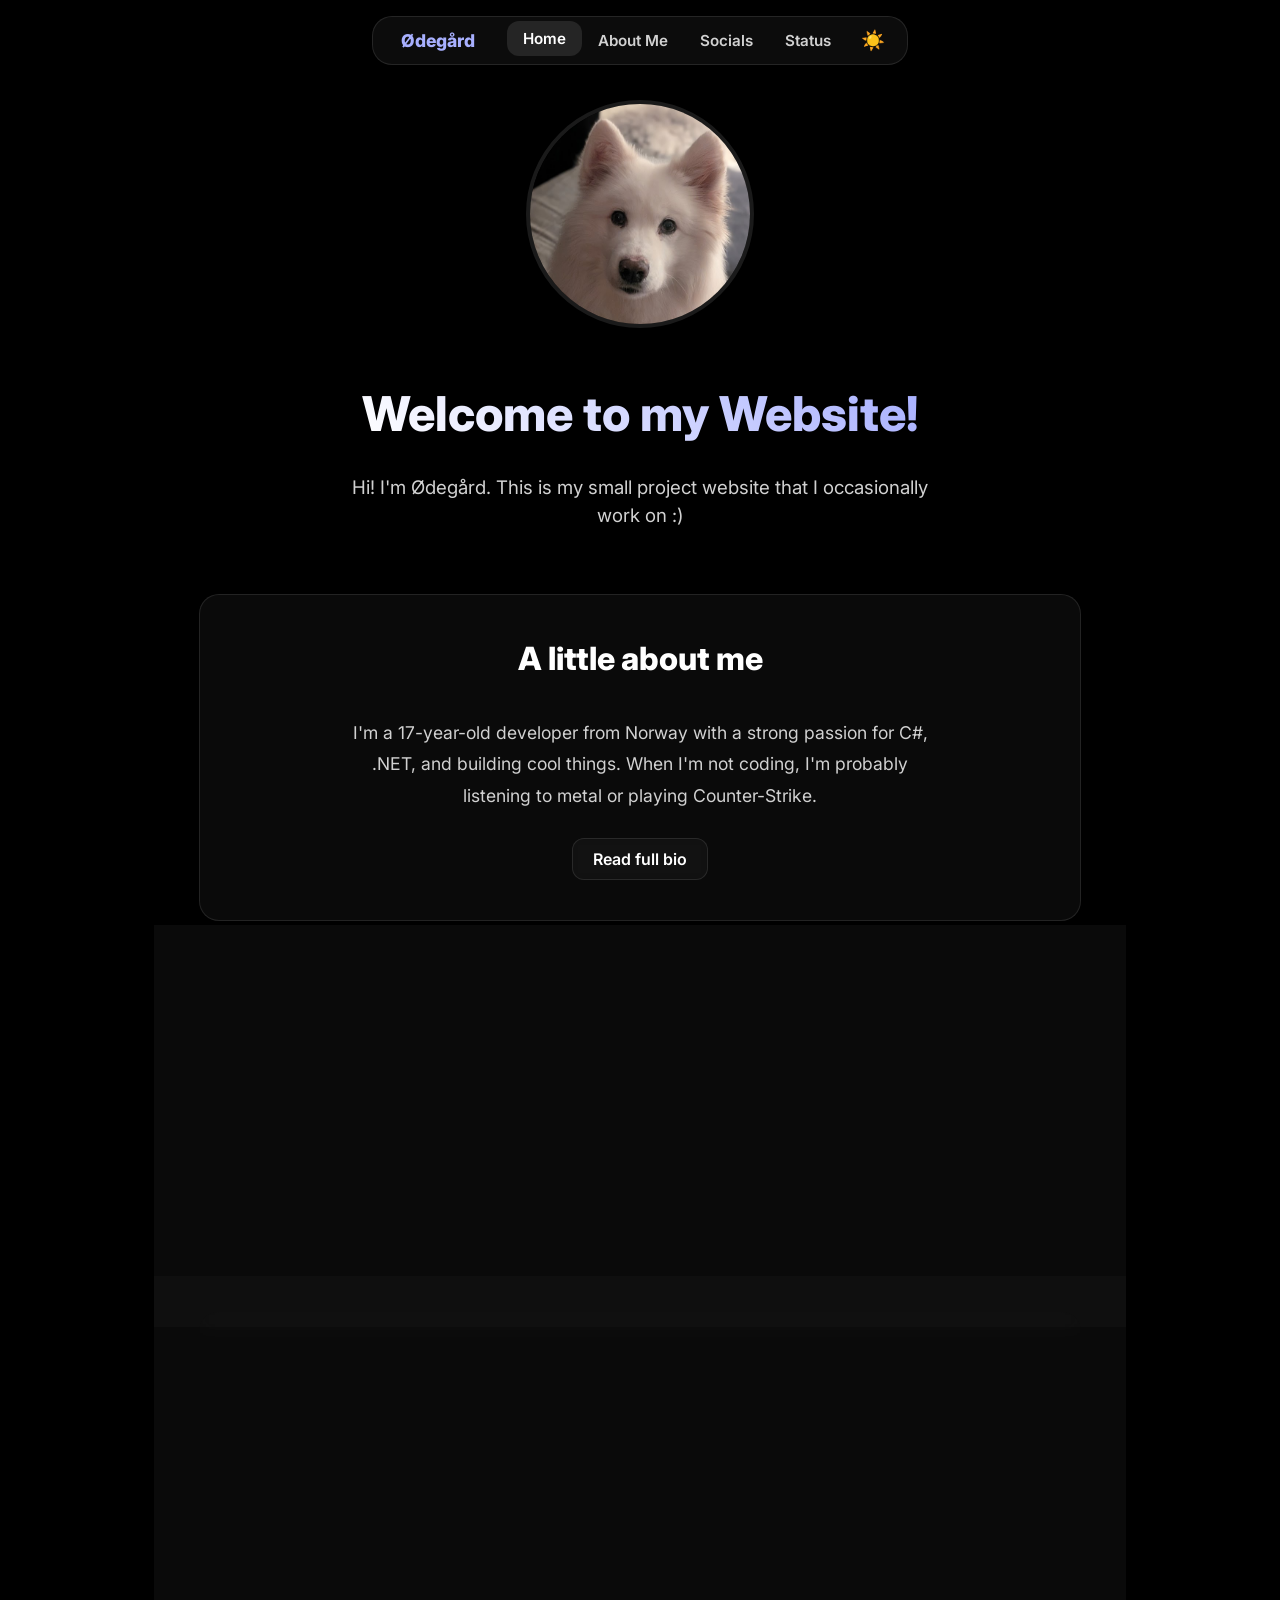
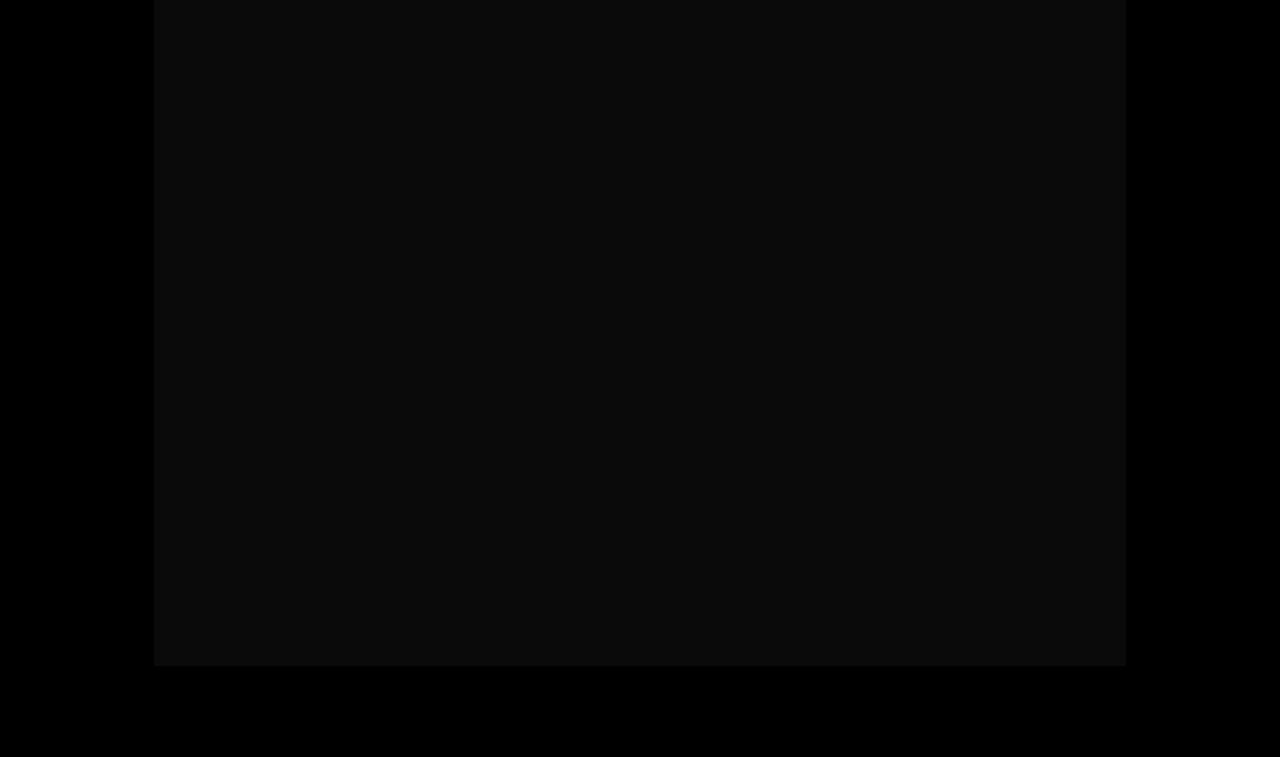
<file: index.html>
<!DOCTYPE html>
<html lang="en">

<head>
  <meta charset="UTF-8">
  <meta name="viewport" content="width=device-width, initial-scale=1.0">
  <meta name="description" content="Welcome to Ødegård's personal website.">
  <!-- Open Graph Meta Tags for SEO/Social Previews -->
  <meta property="og:title" content="Ødegård's Website" />
  <meta property="og:description" content="Hi! I'm Ode (or Odegard), a 17-year-old developer from Norway." />
  <meta property="og:type" content="website" />
  <meta property="og:url" content="https://odegardxd.github.io/" />
  <!-- End Open Graph -->
  <title>Ødegård's Website</title>
  <link rel="stylesheet" href="./.assets/css/style.css">
</head>

<body>
  <div class="background-container">
    <div class="circle1"></div>
    <div class="circle2"></div>
    <div class="circle3"></div>
  </div>
  <!-- Navbar -->
  <div class="navbar">
    <div class="navbar-inner">
      <div class="navbar-brand">
        <a href="./">Ødegård</a>
      </div>
      <div class="navbar-links">
        <a href="./" aria-current="page">Home</a>
        <a href="./about/">About Me</a>
        <a href="./socials/">Socials</a>
        <a href="./status/">Status</a>
        <button id="theme-toggle" aria-label="Toggle dark/light mode">☀️</button>
      </div>
    </div>
  </div>

  <div class="main-middle">
    <div class="circular_image">
      <img src="./.assets/media/doggallery/Raja_New.jpg" alt="Raja the dog">
    </div>
    <h1>Welcome to my Website!</h1>
    <h3>Hi! I'm Ødegård. This is my small project website that I occasionally work on :)</h3>

      <!-- New Homepage Content -->
      <div class="content-box" style="margin-top: 40px; display: flex; flex-direction: column; align-items: center; text-align: center;">
        <h2 style="text-align: center; width: 100%; margin-bottom: 16px;">A little about me</h2>
        <p style="text-align: center; max-width: 600px;">I'm a 17-year-old developer from Norway with a strong passion for C#, .NET, and building cool things. When I'm not coding, I'm probably listening to metal or playing Counter-Strike.</p>
        <a href="./about/" class="btn-primary">Read full bio</a>
      </div>

    <div class="content-box" style="display: flex; flex-direction: column; align-items: center; text-align: center;">
      <h2 style="text-align: center; width: 100%; margin-bottom: 16px;">Featured Projects</h2>
      <div class="projects-grid" style="width: 100%;">
        <a href="https://github.com/OdegardXD/Spotify-Audio-Controller" target="_blank" class="project-card" style="display: flex; flex-direction: column; align-items: center; text-align: center;">
          <h3 style="text-align: center;">Spotify Audio Controller</h3>
          <p style="text-align: center;">A seamless global hotkey controller for Spotify playback built with C# and WinForms.</p>
        </a>
        <a href="https://github.com/OdegardXD/OdegardXD.github.io" target="_blank" class="project-card" style="display: flex; flex-direction: column; align-items: center; text-align: center;">
          <h3 style="text-align: center;">Personal Website</h3>
          <p style="text-align: center;">This very website, constantly evolving and serving as a playground for my web skills.</p>
        </a>
      </div>
    </div>

    <div class="content-box" style="display: flex; flex-direction: column; align-items: center; text-align: center;">
      <h2 style="text-align: center; width: 100%; margin-bottom: 16px;">My Services & Websites</h2>
      
      <h3 style="text-align: center; width: 100%; margin-top: 10px; margin-bottom: 16px;">Websites</h3>
      <div class="projects-grid" style="width: 100%;">
        <a href="https://odegardxd.com" target="_blank" class="project-card" style="display: flex; flex-direction: column; align-items: center; text-align: center;">
          <h3 style="text-align: center;">Main Website</h3>
          <p style="text-align: center;">The central hub for all my projects and personal information.</p>
        </a>
        <a href="https://odegardxd.com/NetworkVisualizer/" target="_blank" class="project-card" style="display: flex; flex-direction: column; align-items: center; text-align: center;">
          <h3 style="text-align: center;">Network Visualizer</h3>
          <p style="text-align: center;">A topology planner for visualizing and designing network architectures.</p>
        </a>
        <a href="https://converter.odegardxd.com/" target="_blank" class="project-card" style="display: flex; flex-direction: column; align-items: center; text-align: center;">
          <h3 style="text-align: center;">File Converter</h3>
          <p style="text-align: center;">A self-hosted, fast, and secure tool for converting files between various formats.</p>
        </a>
        <a href="https://search.odegardxd.com/" target="_blank" class="project-card" style="display: flex; flex-direction: column; align-items: center; text-align: center;">
          <h3 style="text-align: center;">Search Engine</h3>
          <p style="text-align: center;">A privacy-respecting, de-googled search instance hosted locally.</p>
        </a>
        <a href="https://status.odegardxd.com/status/mystatus" target="_blank" class="project-card" style="display: flex; flex-direction: column; align-items: center; text-align: center;">
          <h3 style="text-align: center;">Status Page</h3>
          <p style="text-align: center;">Real-time uptime and performance monitoring for all my active services.</p>
        </a>
        <a href="https://fileshare.odegardxd.com/" target="_blank" class="project-card" style="display: flex; flex-direction: column; align-items: center; text-align: center;">
          <h3 style="text-align: center;">PairDrop</h3>
          <p style="text-align: center;">A local file-sharing tool that allows you to easily and securely send files between devices in your browser.</p>
        </a>
      </div>

      <h3 style="text-align: center; width: 100%; margin-top: 30px; margin-bottom: 16px;">Game & Voice Servers</h3>
      <div class="projects-grid" style="width: 100%;">
        <div class="project-card" style="display: flex; flex-direction: column; align-items: center; text-align: center;">
          <h3 style="text-align: center;">Minecraft Server</h3>
          <p style="text-align: center;">A custom Paper SMP with a Velocity proxy, featuring QOL plugins like /home and /tpa.<br><br><strong style="user-select: all; cursor: pointer;">minecraft.odegardxd.com</strong></p>
        </div>
        <div class="project-card" style="display: flex; flex-direction: column; align-items: center; text-align: center;">
          <h3 style="text-align: center;">TeamSpeak Server</h3>
          <p style="text-align: center;">A private TeamSpeak 6 server hosted for seamless, low-latency voice chat.<br><br><strong style="user-select: all; cursor: pointer;">teamspeak.odegardxd.com</strong></p>
        </div>
      </div>
    </div>
  </div>

  <footer>
    <p>&copy; 2026 Ødegård. Built with ❤️.</p>
  </footer>

  <button id="scrollToTopBtn" title="Go to top" aria-label="Go to top">
    <svg viewBox="0 0 24 24" fill="none" stroke="currentColor" stroke-width="2.5" stroke-linecap="round" stroke-linejoin="round" style="width: 24px; height: 24px; vertical-align: middle;"><path d="M12 19V5M5 12l7-7 7 7"/></svg>
  </button>

  <script src="./.assets/js/main.js"></script>
</body>

</html>
</file>
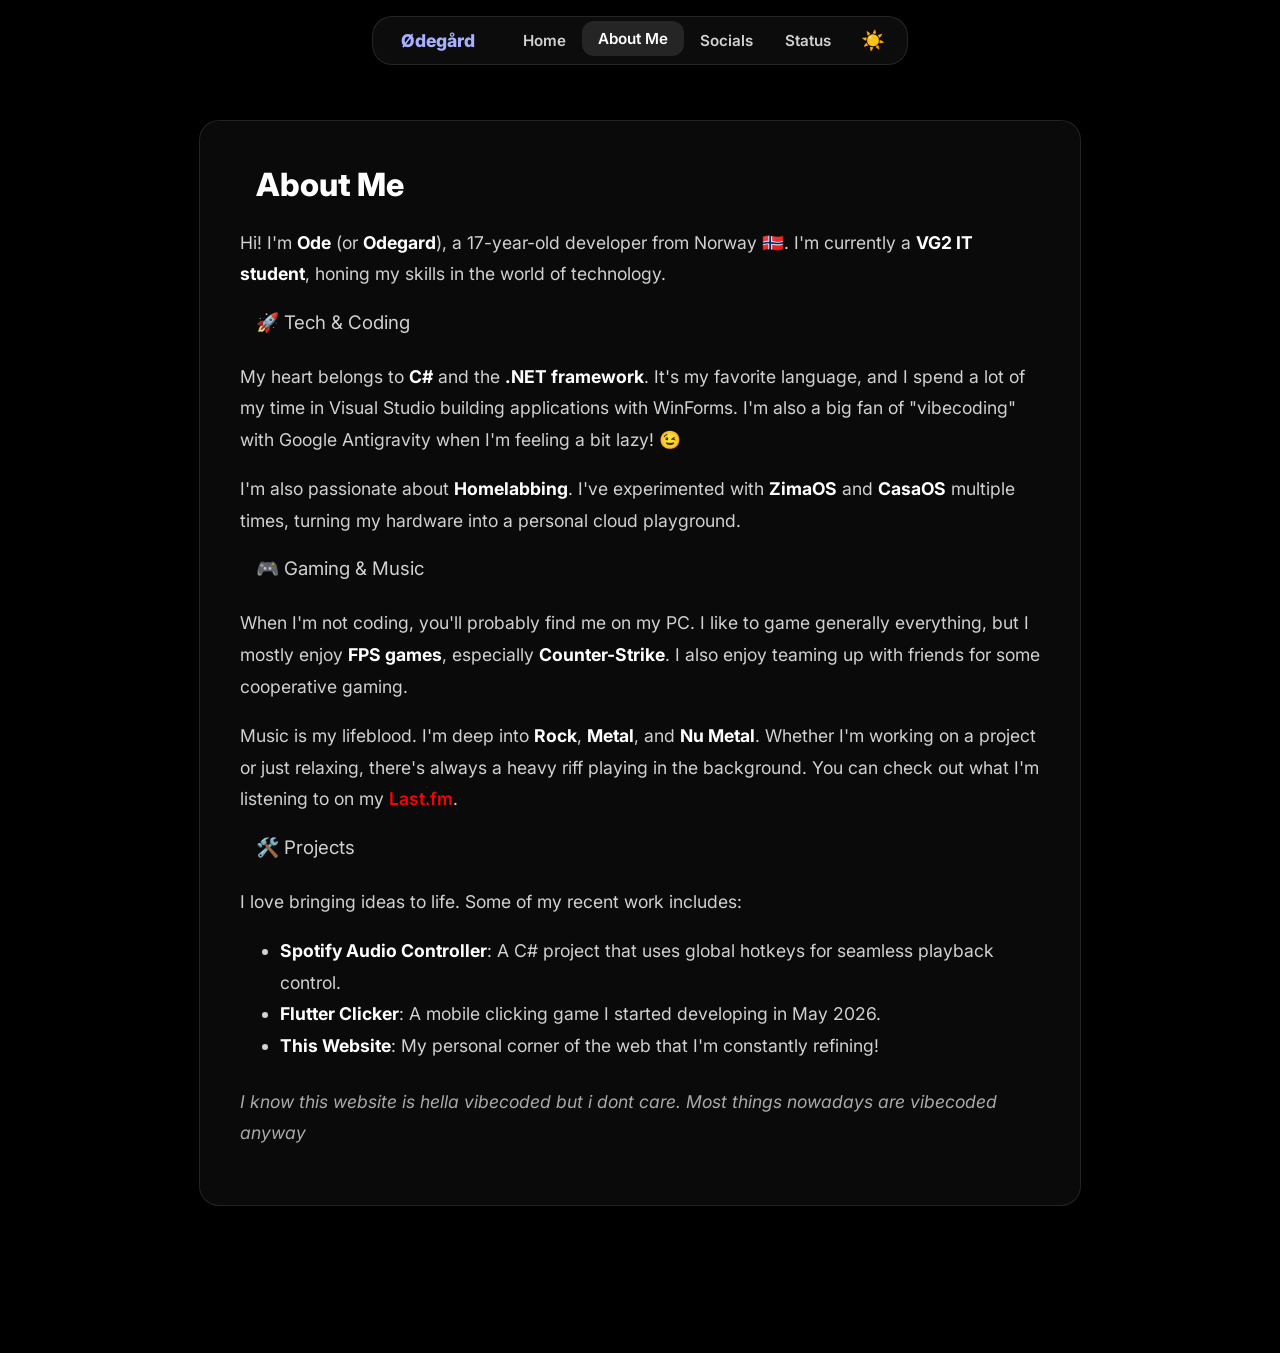
<file: about/index.html>
<!DOCTYPE html>
<html lang="en">

<head>
  <meta charset="UTF-8">
  <meta name="viewport" content="width=device-width, initial-scale=1.0">
  <meta name="description" content="About Ødegård - Personal information and background.">
  <!-- Open Graph Meta Tags -->
  <meta property="og:title" content="About Me | Ødegård" />
  <meta property="og:description" content="Learn more about Ode, a 17-year-old developer from Norway." />
  <meta property="og:type" content="website" />
  <meta property="og:url" content="https://odegardxd.github.io/about/" />
  <!-- End Open Graph -->
  <title>About Me | Ødegård</title>
  <link rel="stylesheet" href="../.assets/css/style.css">
</head>

<body>
  <div class="background-container">
    <div class="circle1"></div>
    <div class="circle2"></div>
    <div class="circle3"></div>
  </div>
  <!-- Navbar -->
  <div class="navbar">
    <div class="navbar-inner">
      <div class="navbar-brand">
        <a href="../">Ødegård</a>
      </div>
      <div class="navbar-links">
        <a href="../">Home</a>
        <a href="./" aria-current="page">About Me</a>
        <a href="../socials/">Socials</a>
        <a href="../status/">Status</a>
        <button id="theme-toggle" aria-label="Toggle dark/light mode">☀️</button>
      </div>
    </div>
  </div>

  <div class="main-middle">
    <div class="content-box">
      <h2>About Me</h2>
      <p>
        Hi! I'm <strong>Ode</strong> (or <strong>Odegard</strong>), a 17-year-old developer from Norway 🇳🇴. I'm
        currently a <strong>VG2 IT student</strong>, honing my skills in the world of technology.
      </p>

      <h3>🚀 Tech & Coding</h3>
      <p>
        My heart belongs to <strong>C#</strong> and the <strong>.NET framework</strong>. It's my favorite language, and
        I spend a lot of my time in Visual Studio building applications with WinForms. I'm also a big fan of
        "vibecoding" with Google Antigravity when I'm feeling a bit lazy! 😉
      </p>
      <p>
        I'm also passionate about <strong>Homelabbing</strong>. I've experimented with <strong>ZimaOS</strong> and
        <strong>CasaOS</strong> multiple times, turning my hardware into a personal cloud playground.
      </p>

      <h3>🎮 Gaming & Music</h3>
      <p>
        When I'm not coding, you'll probably find me on my PC. I like to game generally everything, but I mostly enjoy <strong>FPS games</strong>, especially <strong>Counter-Strike</strong>. I also enjoy teaming up with friends for some cooperative gaming.
      </p>
      <p>
        Music is my lifeblood. I'm deep into <strong>Rock</strong>, <strong>Metal</strong>, and <strong>Nu Metal</strong>. Whether I'm working on a project or just relaxing, there's always a heavy riff playing in the background. You can check out what I'm listening to on my <a href="https://www.last.fm/user/OdegardXD" target="_blank" style="color: #ff0000; text-decoration: none; font-weight: 600;">Last.fm</a>.
      </p>

      <h3>🛠️ Projects</h3>
      <p>
        I love bringing ideas to life. Some of my recent work includes:
      </p>
      <ul>
        <li><strong>Spotify Audio Controller</strong>: A C# project that uses global hotkeys for seamless playback
          control.</li>
        <li><strong>Flutter Clicker</strong>: A mobile clicking game I started developing in May 2026.</li>
        <li><strong>This Website</strong>: My personal corner of the web that I'm constantly refining!</li>
      </ul>

      <p style="margin-top: 24px; font-style: italic; opacity: 0.8;">
        I know this website is hella vibecoded but i dont care. Most things nowadays are vibecoded anyway
      </p>
    </div>
  </div>

  <footer>
    <p>&copy; 2026 Ødegård. Built with ❤️.</p>
  </footer>

  <button id="scrollToTopBtn" title="Go to top" aria-label="Go to top">
    <svg viewBox="0 0 24 24" fill="none" stroke="currentColor" stroke-width="2.5" stroke-linecap="round" stroke-linejoin="round" style="width: 24px; height: 24px; vertical-align: middle;"><path d="M12 19V5M5 12l7-7 7 7"/></svg>
  </button>
  
  <script src="../.assets/js/main.js"></script>
</body>

</html>
</file>
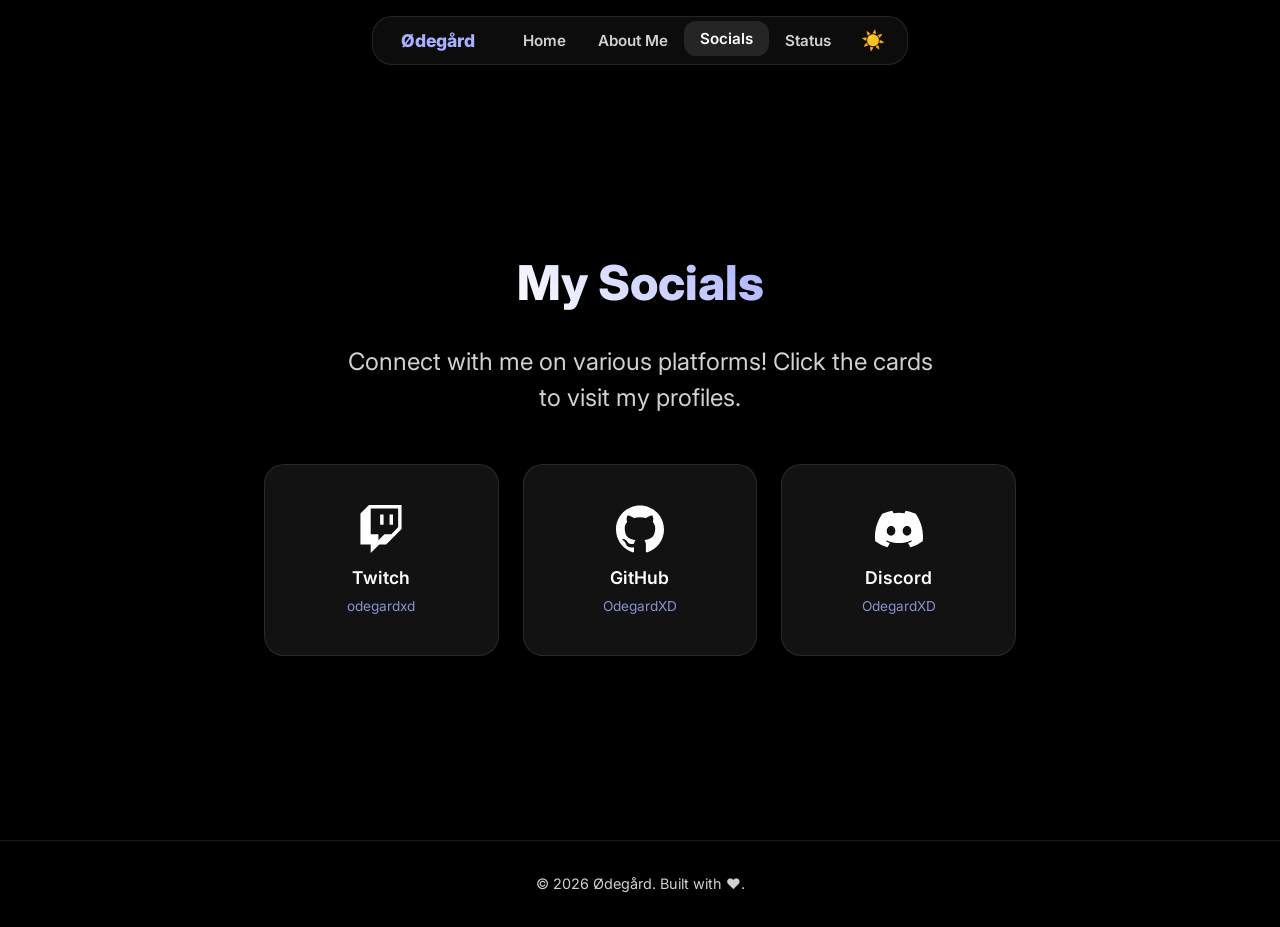
<file: socials/index.html>
<!DOCTYPE html>
<html lang="en">
<head>
    <meta charset="UTF-8">
    <meta name="viewport" content="width=device-width, initial-scale=1.0">
    <meta name="description" content="Connect with Ødegård on social media.">
    <!-- Open Graph Meta Tags -->
    <meta property="og:title" content="Socials | Ødegård" />
    <meta property="og:description" content="Connect with me on Twitch, GitHub, and Discord!" />
    <meta property="og:type" content="website" />
    <meta property="og:url" content="https://odegardxd.github.io/socials/" />
    <!-- End Open Graph -->
    <title>Socials | Ødegård</title>
    <link rel="stylesheet" href="../.assets/css/style.css">
</head>
<body>
  <div class="background-container">
    <div class="circle1"></div>
    <div class="circle2"></div>
    <div class="circle3"></div>
  </div>
  <!-- Navbar -->
  <div class="navbar">
    <div class="navbar-inner">
      <div class="navbar-brand">
        <a href="../">Ødegård</a>
      </div>
      <div class="navbar-links">
        <a href="../">Home</a>
        <a href="../about/">About Me</a>
        <a href="./" aria-current="page">Socials</a>
        <a href="../status/">Status</a>
        <button id="theme-toggle" aria-label="Toggle dark/light mode">☀️</button>
      </div>
    </div>
  </div>
  
  <div class="main-middle">
      <h1>My Socials</h1>
      <h2>Connect with me on various platforms! Click the cards to visit my profiles.</h2>
      
      <div class="social-links">
        <!-- Twitch -->
        <a href="https://www.twitch.tv/odegardxd" target="_blank" rel="noopener noreferrer">
          <svg viewBox="0 0 24 24" xmlns="http://www.w3.org/2000/svg"><path d="M11.571 4.714h1.715v5.143H11.57zm4.715 0H18v5.143h-1.714zM6 0L1.714 4.286v15.428h5.143V24l4.286-4.286h3.428L22.286 12V0zm14.571 11.143l-3.428 3.428h-3.429l-3 3v-3H6.857V1.714h13.714Z"/></svg>
          <h3>Twitch</h3>
          <p>odegardxd</p>
        </a>

        <!-- GitHub -->
        <a href="https://github.com/OdegardXD" target="_blank" rel="noopener noreferrer">
          <svg viewBox="0 0 24 24" xmlns="http://www.w3.org/2000/svg"><path d="M12 .297c-6.63 0-12 5.373-12 12 0 5.303 3.438 9.8 8.205 11.385.6.113.82-.258.82-.577 0-.285-.01-1.04-.015-2.04-3.338.724-4.042-1.61-4.042-1.61C4.422 18.07 3.633 17.7 3.633 17.7c-1.087-.744.084-.729.084-.729 1.205.084 1.838 1.236 1.838 1.236 1.07 1.835 2.809 1.305 3.495.998.108-.776.417-1.305.76-1.605-2.665-.3-5.466-1.332-5.466-5.93 0-1.31.465-2.38 1.235-3.22-.135-.303-.54-1.523.105-3.176 0 0 1.005-.322 3.3 1.23.96-.267 1.98-.399 3-.405 1.02.006 2.04.138 3 .405 2.28-1.552 3.285-1.23 3.285-1.23.645 1.653.24 2.873.12 3.176.765.84 1.23 1.91 1.23 3.22 0 4.61-2.805 5.625-5.475 5.92.42.36.81 1.096.81 2.22 0 1.606-.015 2.896-.015 3.286 0 .315.21.69.825.57C20.565 22.092 24 17.592 24 12.297c0-6.627-5.373-12-12-12"/></svg>
          <h3>GitHub</h3>
          <p>OdegardXD</p>
        </a>

        <!-- Discord -->
        <a href="javascript:void(0)" style="cursor: default;">
          <svg viewBox="0 0 24 24" xmlns="http://www.w3.org/2000/svg"><path d="M20.317 4.37a19.791 19.791 0 0 0-4.885-1.515.074.074 0 0 0-.079.037c-.21.375-.444.864-.608 1.25a18.27 18.27 0 0 0-5.487 0 12.64 12.64 0 0 0-.617-1.25.077.077 0 0 0-.079-.037A19.736 19.736 0 0 0 3.677 4.37a.07.07 0 0 0-.032.027C.533 9.046-.32 13.58.099 18.057a.082.082 0 0 0 .031.057 19.9 19.9 0 0 0 5.993 3.03.078.078 0 0 0 .084-.028c.462-.63.874-1.295 1.226-1.994.021-.041.001-.09-.041-.106a13.107 13.107 0 0 1-1.872-.892.077.077 0 0 1-.008-.128 10.2 10.2 0 0 0 .372-.292.074.074 0 0 1 .077-.01c3.928 1.793 8.18 1.793 12.062 0a.074.074 0 0 1 .078.01c.12.098.246.198.373.292a.077.077 0 0 1-.006.127 12.299 12.299 0 0 1-1.873.892.077.077 0 0 0-.041.107c.36.698.772 1.362 1.225 1.993.023.03.063.04.084.028a19.839 19.839 0 0 0 6.002-3.03.077.077 0 0 0 .032-.054c.5-5.177-.838-9.674-3.549-13.66a.061.061 0 0 0-.031-.03zM8.02 15.33c-1.183 0-2.157-1.085-2.157-2.419 0-1.333.955-2.419 2.157-2.419 1.21 0 2.176 1.086 2.157 2.419 0 1.334-.947 2.419-2.157 2.419zm7.974 0c-1.183 0-2.157-1.085-2.157-2.419 0-1.333.955-2.419 2.157-2.419 1.21 0 2.176 1.086 2.157 2.419 0 1.334-.946 2.419-2.157 2.419z"/></svg>
          <h3>Discord</h3>
          <p>OdegardXD</p>
        </a>
      </div>
  </div>

  <footer>
    <p>&copy; 2026 Ødegård. Built with ❤️.</p>
  </footer>

  <button id="scrollToTopBtn" title="Go to top" aria-label="Go to top">
    <svg viewBox="0 0 24 24" fill="none" stroke="currentColor" stroke-width="2.5" stroke-linecap="round" stroke-linejoin="round" style="width: 24px; height: 24px; vertical-align: middle;"><path d="M12 19V5M5 12l7-7 7 7"/></svg>
  </button>
  
  <script src="../.assets/js/main.js"></script>
</body>
</html>
</file>
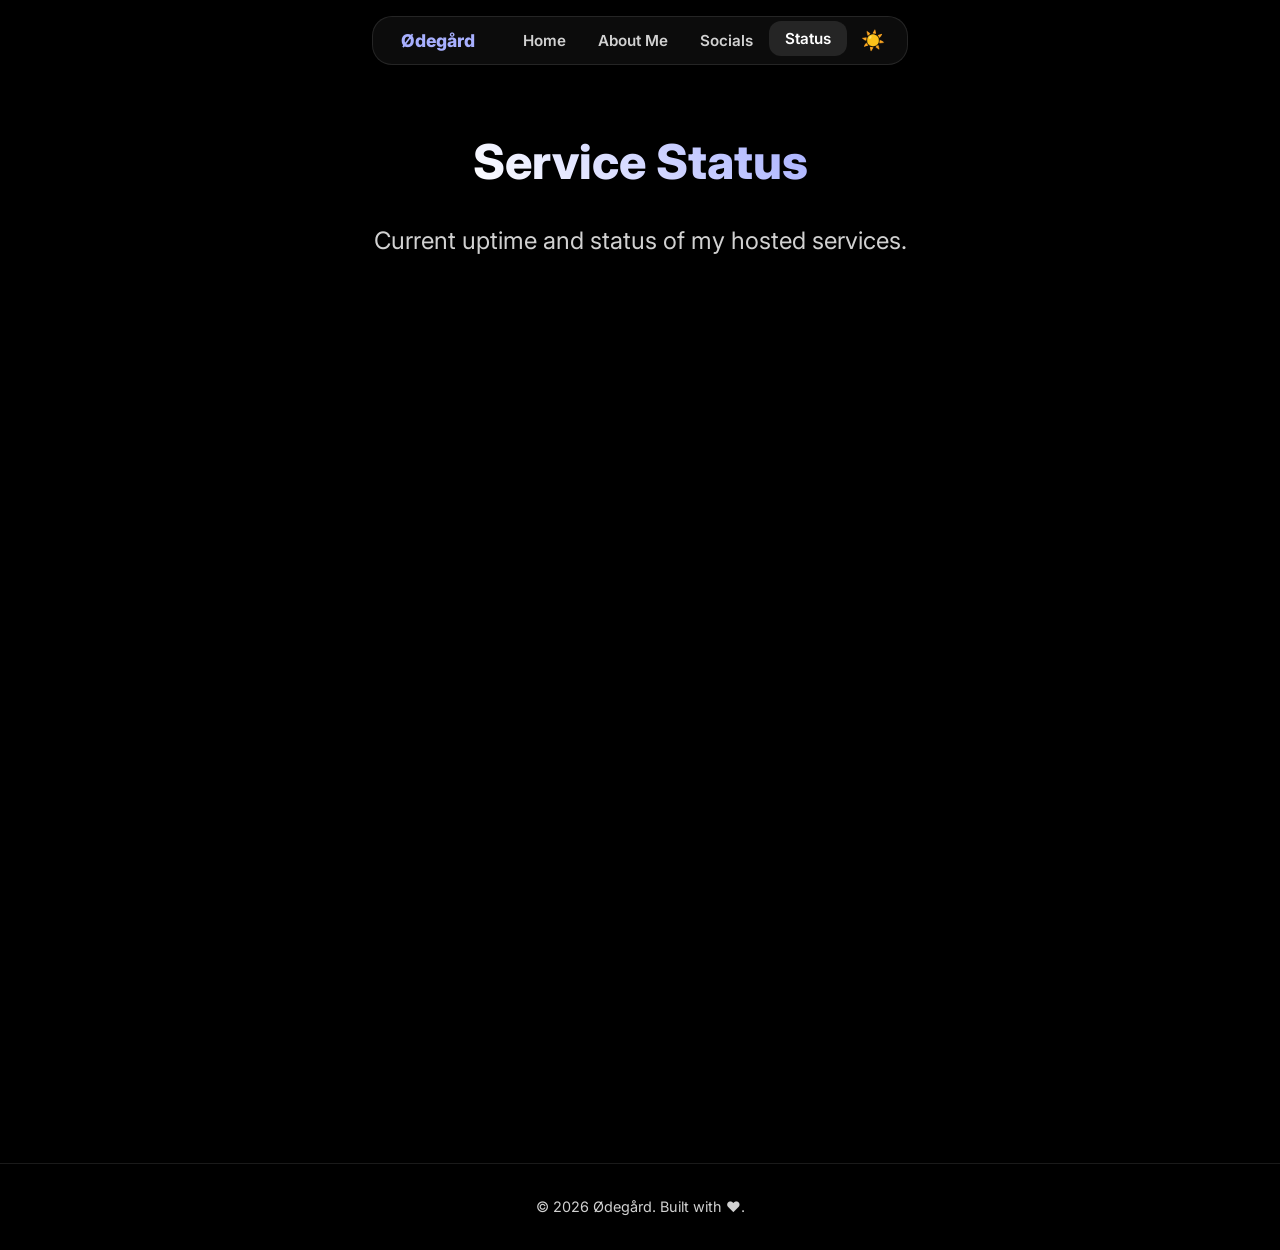
<file: status/index.html>
<!DOCTYPE html>
<html lang="en">

<head>
  <meta charset="UTF-8">
  <meta name="viewport" content="width=device-width, initial-scale=1.0">
  <meta name="description" content="Status of Ødegård's services.">
  <!-- Open Graph Meta Tags -->
  <meta property="og:title" content="Status | Ødegård" />
  <meta property="og:description" content="Check the status of my hosted services." />
  <meta property="og:type" content="website" />
  <meta property="og:url" content="https://odegardxd.github.io/status/" />
  <!-- End Open Graph -->
  <title>Status | Ødegård</title>
  <link rel="stylesheet" href="../.assets/css/style.css">
</head>

<body>
  <div class="background-container">
    <div class="circle1"></div>
    <div class="circle2"></div>
    <div class="circle3"></div>
  </div>
  <!-- Navbar -->
  <div class="navbar">
    <div class="navbar-inner">
      <div class="navbar-brand">
        <a href="../">Ødegård</a>
      </div>
      <div class="navbar-links">
        <a href="../">Home</a>
        <a href="../about/">About Me</a>
        <a href="../socials/">Socials</a>
        <a href="./" aria-current="page">Status</a>
        <button id="theme-toggle" aria-label="Toggle dark/light mode">☀️</button>
      </div>
    </div>
  </div>

  <div class="main-middle">
    <h1>Service Status</h1>
    <h2>Current uptime and status of my hosted services.</h2>

    <div class="status-container" style="width: 100%; max-width: 800px; padding: 20px; box-sizing: border-box;">
      <!-- 
            Hi! To get your own Uptime Kuma status page showing here:
            1. Go to your CasaOS dashboard.
            2. Open the App Store and search for "Uptime Kuma".
            3. Install it and open its dashboard.
            4. Add your services (MySQL, Cloudflare, etc.) as monitors.
            5. Go to "Status Pages" in Uptime Kuma and create a new status page.
            6. Replace the 'src' attribute in the iframe below with the URL of your new Uptime Kuma status page.
          -->
      <div class="iframe-wrapper">
        <iframe class="status-iframe dark-iframe" src="https://status.odegardxd.com/status/mystatus" frameborder="0"
          allowtransparency="true">
        </iframe>
        <iframe class="status-iframe light-iframe" src="https://status.odegardxd.com/status/mystatus-light" frameborder="0"
          allowtransparency="true">
        </iframe>
      </div>
    </div>
  </div>

  <footer>
    <p>&copy; 2026 Ødegård. Built with ❤️.</p>
  </footer>

  <button id="scrollToTopBtn" title="Go to top" aria-label="Go to top">
    <svg viewBox="0 0 24 24" fill="none" stroke="currentColor" stroke-width="2.5" stroke-linecap="round"
      stroke-linejoin="round" style="width: 24px; height: 24px; vertical-align: middle;">
      <path d="M12 19V5M5 12l7-7 7 7" />
    </svg>
  </button>

  <script src="../.assets/js/main.js"></script>
</body>

</html>
</file>
<file: .assets/css/style.css>
@import url('https://fonts.googleapis.com/css2?family=Inter:wght@400;600;800&display=swap');

:root {
  /* Dark Theme (Default) */
  --bg-color: #000;
  --text-color: #fff;
  --text-secondary: #d1d1d1;
  --accent-color: #a8b0ff;
  --h1-gradient: -webkit-linear-gradient(45deg, #fff, #a8b0ff);
  
  --nav-bg: rgba(20, 20, 20, 0.6);
  --nav-border: rgba(255, 255, 255, 0.1);
  --nav-link-hover-bg: rgba(255, 255, 255, 0.1);
  --nav-brand-color: #a8b0ff;
  
  --card-bg: rgba(20, 20, 20, 0.5);
  --card-border: rgba(255, 255, 255, 0.1);
  
  --social-card-bg: rgba(30, 30, 30, 0.6);
  --social-card-hover-bg: rgba(50, 50, 50, 0.8);
  --svg-fill: #fff;
  
  --scroll-btn-bg: rgba(78, 84, 200, 0.8);
  --scroll-btn-hover-bg: rgba(78, 84, 200, 1);
  
  --circle1-color: rgba(12, 119, 255, 0.3);
  --circle2-color: rgba(0, 56, 255, 0.3);
  --circle3-color: rgba(65, 56, 210, 0.5);
  
  --footer-border: rgba(255, 255, 255, 0.1);
}

.light-theme {
  --bg-color: #f4f4f9;
  --text-color: #1a1a1a;
  --text-secondary: #4a4a4a;
  --accent-color: #4e54c8;
  --h1-gradient: -webkit-linear-gradient(45deg, #1a1a1a, #4e54c8);
  
  --nav-bg: rgba(255, 255, 255, 0.7);
  --nav-border: rgba(0, 0, 0, 0.1);
  --nav-link-hover-bg: rgba(0, 0, 0, 0.05);
  --nav-brand-color: #4e54c8;
  
  --card-bg: rgba(255, 255, 255, 0.7);
  --card-border: rgba(0, 0, 0, 0.1);
  
  --social-card-bg: rgba(255, 255, 255, 0.8);
  --social-card-hover-bg: rgba(240, 240, 245, 1);
  --svg-fill: #1a1a1a;
  
  --scroll-btn-bg: rgba(78, 84, 200, 0.9);
  --scroll-btn-hover-bg: rgba(78, 84, 200, 1);
  
  --circle1-color: rgba(12, 119, 255, 0.15);
  --circle2-color: rgba(0, 56, 255, 0.15);
  --circle3-color: rgba(65, 56, 210, 0.2);
  
  --footer-border: rgba(0, 0, 0, 0.1);
}

/* ====== General Styles ====== */
body {
  margin: 0;
  padding: 0;
  font-family: 'Inter', sans-serif;
  color: var(--text-color);
  background-color: var(--bg-color);
  min-height: 100vh;
  overflow-x: hidden;
  transition: background-color 0.3s ease, color 0.3s ease;
}

/* ====== FirstLogonAnim Background ====== */
.background-container {
  position: fixed;
  top: 0;
  left: 0;
  width: 100%;
  height: 100%;
  z-index: -1;
  overflow: hidden;
  background-color: var(--bg-color);
  transition: background-color 0.3s ease;
}

@keyframes circle1Path {
  0% { transform: translate(0vw, 0vh); width: 30vw; height: 30vw; }
  100% { transform: translate(0vw, -35vh); width: 80vw; height: 80vw; }
}

@keyframes circle2Path {
  0% { transform: translate(0vw, 0vh); width: 20vw; height: 20vw; }
  100% { transform: translate(-45vw, -40vh); width: 80vw; height: 80vw; }
}

@keyframes circle3Path {
  0% { transform: translate(0vw, 0vh); width: 20vw; height: 20vw; }
  100% { transform: translate(-55vw, -80vh); width: 120vw; height: 120vw; }
}

@keyframes fadeCircleIn {
  0% { opacity: 0; }
  100% { opacity: 1; }
}

.circle1 {
  left: 30vw;
  top: 25vh;
  position: absolute;
  animation: circle1Path 12s infinite alternate, fadeCircleIn 1332ms ease-out;
  border-radius: 100vw;
  background: radial-gradient(50% 50% at 50% 50%, var(--circle1-color) 15.62%, transparent 100%);
  transition: background 0.3s ease;
}

.circle2 {
  left: 45vw;
  top: 30vh;
  position: absolute;
  animation: circle2Path 11.5s infinite alternate, fadeCircleIn 1332ms ease-out;
  border-radius: 100vw;
  background: radial-gradient(50% 50% at 50% 50%, var(--circle2-color) 15.62%, transparent 100%);
  transition: background 0.3s ease;
}

.circle3 {
  left: 35vw;
  top: 30vh;
  position: absolute;
  animation: circle3Path 15s infinite alternate, fadeCircleIn 1332ms ease-out;
  border-radius: 100vw;
  background: radial-gradient(50% 50% at 50% 50%, var(--circle3-color) 15.62%, transparent 100%);
  transition: background 0.3s ease;
}

a {
  text-decoration: none;
  color: var(--text-color);
  transition: color 0.3s ease;
}

img {
  max-width: 100%;
  height: auto;
}

/* ====== Navbar ====== */
.navbar {
  position: fixed;
  top: 16px;
  left: 50%;
  transform: translateX(-50%);
  width: auto;
  min-width: 300px;
  z-index: 1000;
  background: none;
  box-sizing: border-box;
}

.navbar-inner {
  display: flex;
  flex-direction: row;
  align-items: center;
  justify-content: center;
  gap: 12px;
  background: var(--nav-bg);
  backdrop-filter: blur(10px);
  -webkit-backdrop-filter: blur(10px);
  box-shadow: 0 4px 30px rgba(0, 0, 0, 0.1);
  border: 1px solid var(--nav-border);
  border-radius: 20px;
  padding: 6px 16px;
  height: auto;
  flex-wrap: nowrap;
  white-space: nowrap;
  transition: background 0.3s ease, border-color 0.3s ease;
}

.navbar-brand a {
  font-size: 1.1em;
  color: var(--nav-brand-color);
  font-weight: 800;
  margin-right: 8px;
  padding: 6px 12px;
  transition: transform 0.2s, color 0.2s;
  display: flex;
  align-items: center;
}

.navbar-brand a:hover {
  transform: scale(1.05);
  color: var(--text-color);
}

.navbar-links {
  display: flex;
  align-items: center;
}

.navbar-links a {
  font-size: 0.95em;
  color: var(--text-secondary);
  font-weight: 600;
  border-radius: 12px;
  transition: background 0.3s, color 0.3s, transform 0.2s;
  padding: 8px 16px;
  display: inline-flex;
  align-items: center;
}

.navbar-links a:hover,
.navbar-links a[aria-current="page"] {
  background-color: var(--nav-link-hover-bg);
  color: var(--text-color);
  transform: translateY(-2px);
}

/* Theme Toggle Button */
#theme-toggle {
  background: none;
  border: none;
  cursor: pointer;
  font-size: 1.2em;
  padding: 6px;
  margin-left: 8px;
  border-radius: 50%;
  transition: transform 0.2s;
  display: flex;
  align-items: center;
  justify-content: center;
}
#theme-toggle:hover {
  transform: scale(1.1);
  background-color: var(--nav-link-hover-bg);
}
#theme-toggle:focus-visible {
  outline: 2px solid var(--accent-color);
  outline-offset: 2px;
}

/* ====== Main Content Centering ====== */
.main-middle {
  display: flex;
  flex-direction: column;
  align-items: center;
  justify-content: center;
  min-height: calc(100vh - 60px); /* minus footer approx height */
  text-align: center;
  width: 100%;
  padding-top: 100px;
  padding-bottom: 40px;
  box-sizing: border-box;
  animation: fadeIn 1s ease-out forwards;
}

@keyframes fadeIn {
  from { opacity: 0; transform: translateY(20px); }
  to { opacity: 1; transform: translateY(0); }
}

.main-middle h1 {
  font-size: 3em;
  font-weight: 800;
  margin-bottom: 12px;
  background: var(--h1-gradient);
  -webkit-background-clip: text;
  -webkit-text-fill-color: transparent;
  transition: background 0.3s ease;
}

.main-middle h2, .main-middle h3 {
  font-weight: 400;
  color: var(--text-secondary);
  margin-bottom: 24px;
  max-width: 600px;
  line-height: 1.5;
  padding: 0 16px;
}

.content-box {
  background: var(--card-bg);
  backdrop-filter: blur(10px);
  border: 1px solid var(--card-border);
  border-radius: 20px;
  padding: 40px;
  max-width: 800px;
  width: 90%;
  margin: 20px auto;
  text-align: left;
  box-shadow: 0 10px 30px rgba(0,0,0,0.3);
  transition: background 0.3s ease, border-color 0.3s ease;
}

.content-box h2 {
  font-size: 2em;
  font-weight: 800;
  margin-top: 0;
  color: var(--text-color);
  margin-bottom: 16px;
}

.content-box p {
  color: var(--text-secondary);
  line-height: 1.8;
  font-size: 1.1em;
  margin-bottom: 16px;
}

.content-box ul {
  color: var(--text-secondary);
  line-height: 1.8;
  font-size: 1.1em;
  margin-bottom: 16px;
}

.content-box strong {
  color: var(--text-color);
}

.btn-primary {
  display: inline-block;
  background: var(--nav-bg);
  border: 1px solid var(--nav-border);
  color: var(--text-color);
  padding: 10px 20px;
  border-radius: 12px;
  font-weight: 600;
  transition: background 0.3s, transform 0.2s;
  margin-top: 10px;
  backdrop-filter: blur(5px);
}
.btn-primary:hover {
  background: var(--nav-link-hover-bg);
  transform: translateY(-2px);
}

/* ====== Circular Image ====== */
.circular_image {
  width: 220px;
  height: 220px;
  border-radius: 50%;
  overflow: hidden;
  display: inline-block;
  vertical-align: middle;
  border: 4px solid var(--card-border);
  box-shadow: 0 8px 32px rgba(0,0,0,0.3);
  margin-bottom: 24px;
  transition: transform 0.4s ease, border-color 0.4s ease;
}

.circular_image:hover {
  transform: scale(1.05) rotate(2deg);
  border-color: var(--accent-color);
}

.circular_image img {
  width: 100%;
  height: 100%;
  object-fit: cover;
  object-position: center 35%;
  display: block;
}

/* ====== Social Links ====== */
.social-links {
  display: grid;
  grid-template-columns: repeat(auto-fit, minmax(160px, 1fr));
  gap: 1.5rem;
  justify-content: center;
  align-items: stretch;
  width: 100%;
  max-width: 800px;
  box-sizing: border-box;
  padding: 24px;
}

.social-links a {
  background: var(--social-card-bg);
  backdrop-filter: blur(5px);
  border: 1px solid var(--card-border);
  border-radius: 20px;
  box-shadow: 0 4px 16px rgba(0,0,0,0.2);
  padding: 20px 16px;
  transition: all 0.3s cubic-bezier(0.25, 0.8, 0.25, 1);
  display: flex;
  flex-direction: column;
  align-items: center;
  justify-content: center;
  height: 150px; 
}

.social-links a:hover {
  transform: translateY(-8px);
  box-shadow: 0 12px 24px rgba(0,0,0,0.4);
  background: var(--social-card-hover-bg);
  border-color: var(--accent-color);
}

.social-links a svg {
  width: 48px;
  height: 48px;
  margin-bottom: 12px;
  fill: var(--svg-fill);
  transition: transform 0.3s ease, fill 0.3s ease;
}

.social-links a:hover svg {
  transform: scale(1.1);
}

.social-links a h3 {
  margin: 0;
  font-size: 1.1em;
  font-weight: 600;
  color: var(--text-color);
  text-align: center;
  padding: 0;
}

.social-links a p {
  margin: 6px 0 0 0;
  font-size: 0.85em;
  color: var(--accent-color);
  opacity: 0.8;
}

/* ====== Projects Grid ====== */
.projects-grid {
  display: grid;
  grid-template-columns: repeat(auto-fit, minmax(250px, 1fr));
  gap: 20px;
  margin-top: 20px;
}

.project-card {
  background: var(--card-bg);
  border: 1px solid var(--card-border);
  border-radius: 16px;
  padding: 20px;
  transition: transform 0.3s ease, border-color 0.3s ease;
  display: flex;
  flex-direction: column;
  align-items: center;
  text-align: center;
  text-decoration: none;
}

.project-card:hover {
  transform: translateY(-4px);
  border-color: var(--accent-color);
}

.project-card h3 {
  color: var(--text-color);
  margin-top: 0;
  margin-bottom: 8px;
  font-weight: 600;
  font-size: 1.2em;
}

.project-card p {
  font-size: 0.9em;
  margin-bottom: 0;
}

/* ====== Status Iframe ====== */
.iframe-wrapper {
  position: relative;
  width: 100%;
  height: 800px;
  border-radius: 20px;
  box-shadow: 0 10px 30px rgba(0,0,0,0.3);
  background: transparent;
  overflow: hidden; /* Ensures iframe does not overflow the rounded corners */
}

.status-iframe {
  position: absolute;
  top: 0;
  left: 0;
  width: 100%;
  height: 100%;
  border: none;
  display: block;
  transition: opacity 0.5s ease;
}

.dark-iframe {
  opacity: 0.85;
  pointer-events: auto;
}

.light-iframe {
  opacity: 0;
  pointer-events: none;
}

body.light-theme .dark-iframe {
  opacity: 0;
  pointer-events: none;
}

body.light-theme .light-iframe {
  opacity: 0.85;
  pointer-events: auto;
}

/* ====== Footer ====== */
footer {
  width: 100%;
  text-align: center;
  padding: 20px 0;
  border-top: 1px solid var(--footer-border);
  color: var(--text-secondary);
  font-size: 0.9em;
  margin-top: auto;
  backdrop-filter: blur(5px);
}
footer a {
  color: var(--accent-color);
}
footer a:hover {
  text-decoration: underline;
}


/* ====== Scroll To Top Button ====== */
#scrollToTopBtn {
  display: none;
  position: fixed;
  bottom: 32px;
  right: 32px;
  z-index: 999;
  background: var(--scroll-btn-bg);
  backdrop-filter: blur(8px);
  color: white;
  border: 1px solid var(--accent-color);
  border-radius: 16px;
  width: 50px;
  height: 50px;
  cursor: pointer;
  box-shadow: 0 4px 16px rgba(0,0,0,0.4), 0 0 10px rgba(168, 176, 255, 0.2);
  transition: all 0.3s cubic-bezier(0.25, 0.8, 0.25, 1);
  animation: none;
  padding: 0;
  display: flex;
  align-items: center;
  justify-content: center;
}
#scrollToTopBtn:focus-visible {
  outline: 2px solid var(--accent-color);
  outline-offset: 4px;
}

#scrollToTopBtn:hover {
  background: var(--scroll-btn-hover-bg);
  transform: translateY(-4px);
}

#scrollToTopBtn.show {
  animation: bounce-in 0.5s;
}

/* ====== Responsive Design ====== */
@media (max-width: 768px) {
  .content-box {
    padding: 30px;
    width: 85%;
  }
  .main-middle {
    padding-top: 100px;
  }
}

@media (max-width: 600px) {
  .navbar {
    top: 12px;
    width: 92%;
    min-width: 0;
  }
  .navbar-inner {
    gap: 8px;
    padding: 8px 12px;
    font-size: 0.9em;
  }
  .navbar-brand {
    display: none;
  }
  .navbar-links a {
    padding: 6px 10px;
  }
  .main-middle h1 {
    font-size: 2em;
    padding: 0 16px;
  }
  .main-middle h2, .main-middle h3 {
    font-size: 1.05em;
    padding: 0 20px;
  }
  .content-box {
    padding: 24px 20px;
    width: 90%;
    margin: 10px auto;
  }
  .content-box h2 {
    font-size: 1.6em;
  }
  .content-box p {
    font-size: 1.05em;
  }
  .circular_image {
    width: 150px;
    height: 150px;
  }
  .social-links {
    grid-template-columns: 1fr;
    gap: 1.2rem;
    padding: 16px 20px;
  }
  .social-links a {
    height: 120px;
    padding: 16px;
  }
  .social-links a svg {
    width: 40px;
    height: 40px;
    margin-bottom: 8px;
  }
  .social-links a h3 {
    font-size: 1.1em;
  }
  #scrollToTopBtn {
    bottom: 20px;
    right: 20px;
    width: 48px;
    height: 48px;
    font-size: 1.2em;
  }
}

/* ====== Animations ====== */
@keyframes bounce-in {
  0%   { transform: scale(0.5); opacity: 0; }
  60%  { transform: scale(1.2); opacity: 1; }
  80%  { transform: scale(0.95); }
  100% { transform: scale(1); }
}
</file>
